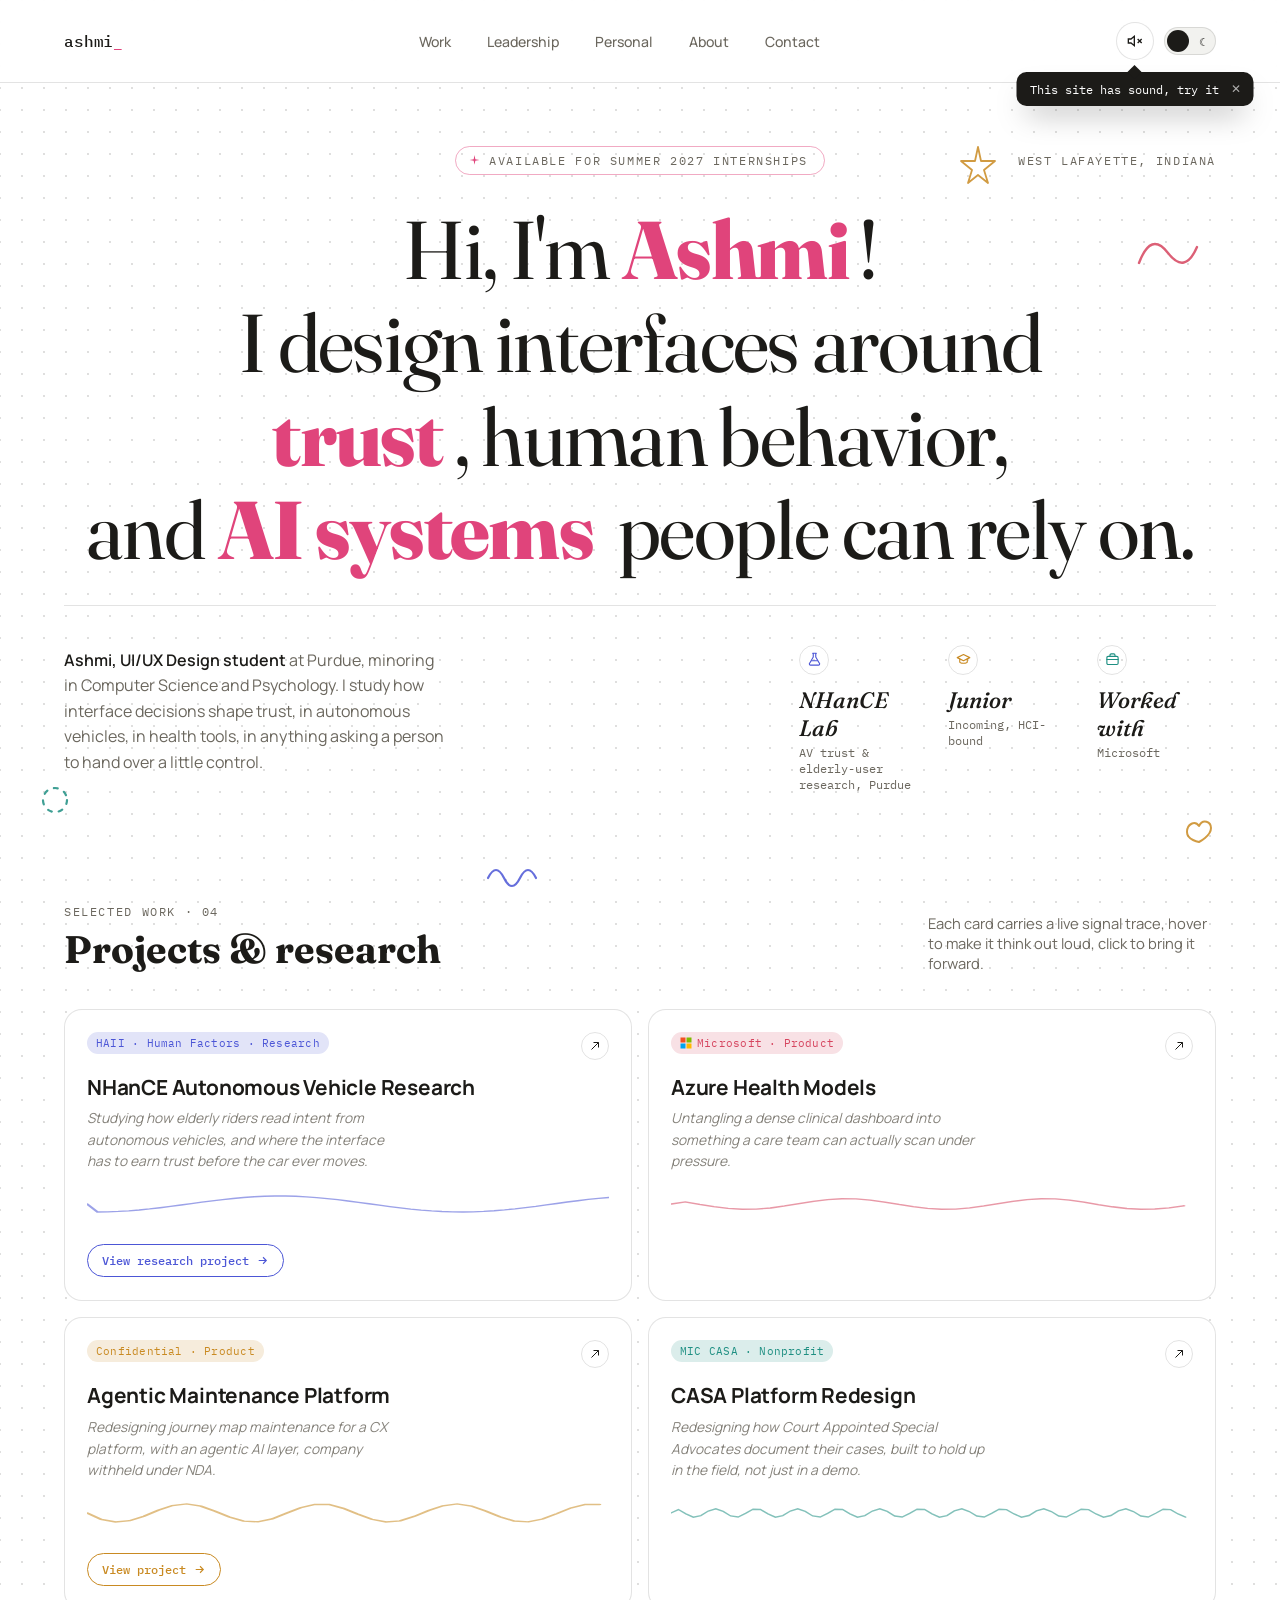
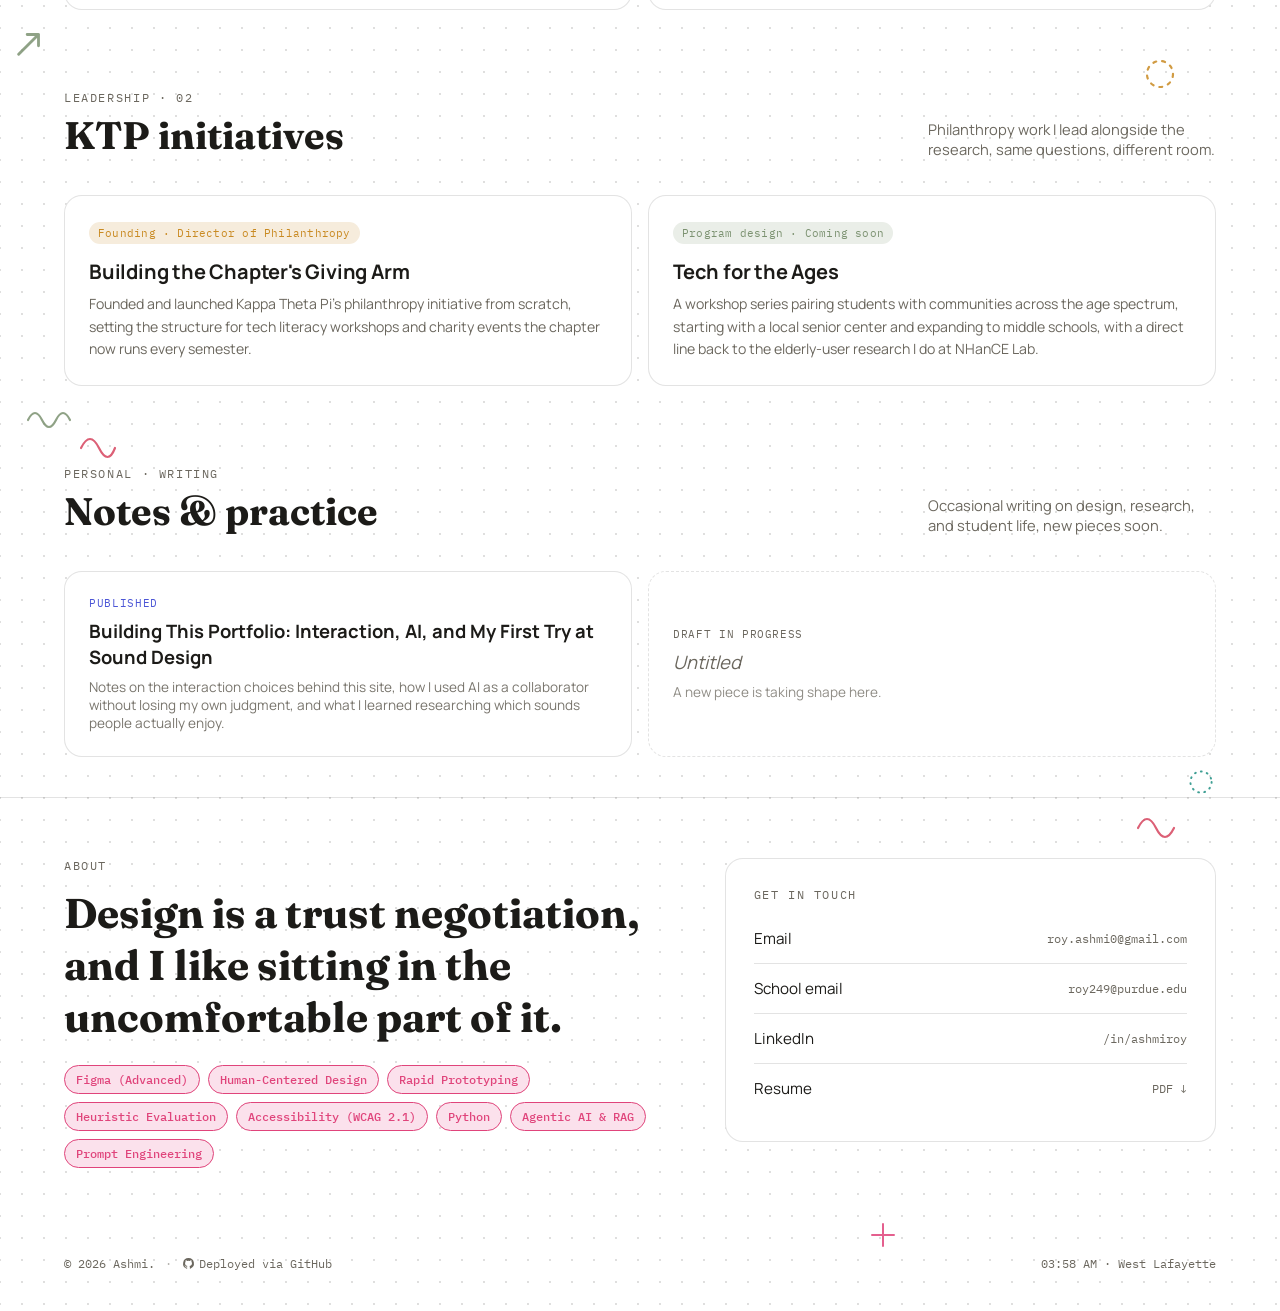
<file: index.html>
<!DOCTYPE html>
<html lang="en">
<head>
<meta charset="UTF-8">
<meta name="viewport" content="width=device-width, initial-scale=1.0">
<title>ashmi.design</title>
<link rel="stylesheet" href="assets/styles.css">
</head>
<body data-theme="light">
<script>
(function(){
  try{
    var saved = localStorage.getItem('theme');
    if(saved === 'dark'){ document.body.setAttribute('data-theme', 'dark'); }
  }catch(e){}
})();
</script>

<div id="pulse"></div>

<header>
  <div class="wordmark">ashmi<span class="cursor">_</span></div>
  <nav>
    <a href="#work" data-hover>Work</a>
    <a href="#leadership" data-hover>Leadership</a>
    <a href="#personal" data-hover>Personal</a>
    <a href="#about" data-hover>About</a>
    <a href="#contact" data-hover>Contact</a>
  </nav>
  <div class="controls">
    <div class="sound-btn-wrap">
      <button class="icon-btn" id="soundToggle" title="Toggle sound" aria-pressed="false">
        <svg id="soundIconOn" viewBox="0 0 24 24" fill="none" stroke="currentColor" stroke-width="2" style="display:none">
          <path d="M11 5 6 9H2v6h4l5 4V5Z"/><path d="M15.5 8.5a5 5 0 0 1 0 7"/><path d="M19 5a10 10 0 0 1 0 14"/>
        </svg>
        <svg id="soundIconOff" viewBox="0 0 24 24" fill="none" stroke="currentColor" stroke-width="2">
          <path d="M11 5 6 9H2v6h4l5 4V5Z"/><line x1="22" y1="9" x2="16" y2="15"/><line x1="16" y1="9" x2="22" y2="15"/>
        </svg>
      </button>
      <div class="sound-popup" id="soundPopup">
        This site has sound, try it
        <button id="soundPopupClose" aria-label="Dismiss">✕</button>
      </div>
    </div>
    <div class="switch" id="themeSwitch" role="button" aria-label="Toggle dark mode">
      <span class="glyph sun">☀</span><span class="glyph moon">☾</span>
      <div class="knob"></div>
    </div>
  </div>
</header>

<section class="hero" id="top">
  <svg class="scribble scribble-wave float-a" style="top:18%; right:6%; width:70px; height:70px;" viewBox="0 0 70 70">
    <path d="M6 40 Q18 8 35 30 T64 24" stroke="var(--c2)" stroke-width="2.4"/>
  </svg>
  <svg class="scribble scribble-confetti spin-slow" style="top:8%; right:22%; width:40px; height:40px;" viewBox="0 0 40 40">
    <path d="M20 2 L23 16 L37 16 L26 25 L30 38 L20 30 L10 38 L14 25 L3 16 L17 16 Z" stroke="var(--c3)" stroke-width="1.8"/>
  </svg>
  <svg class="scribble scribble-circle float-c" style="bottom:6%; left:3%; width:34px; height:34px;" viewBox="0 0 34 34">
    <circle cx="17" cy="17" r="12" stroke="var(--c4)" stroke-width="2.2" stroke-dasharray="4 7"/>
  </svg>
  <svg class="scribble scribble-heart float-b" style="bottom:2%; right:4%; width:46px; height:34px;" viewBox="0 0 46 34">
    <path d="M4 18c0-8 8-12 12-6 4-8 12-4 12 2 0 8-12 14-12 14S4 26 4 18Z" stroke="var(--c3)" stroke-width="2"/>
  </svg>
  <div class="hero-top">
    <div class="eyebrow availability">
      <span class="star-pulse"><svg viewBox="0 0 24 24" fill="var(--accent)"><path d="M12 2 L13.5 9.5 L21 11 L13.5 12.5 L12 20 L10.5 12.5 L3 11 L10.5 9.5 Z"/></svg></span>
      Available for Summer 2027 internships
    </div>
    <div class="eyebrow location">West Lafayette, Indiana</div>
  </div>

  <h1>
    <span class="line"><span style="animation-delay:.05s">Hi, I'm <em>Ashmi</em>!</span></span>
    <span class="line"><span style="animation-delay:.15s">I design interfaces around</span></span>
    <span class="line"><span style="animation-delay:.25s"><em>trust</em>, human behavior,</span></span>
    <span class="line"><span style="animation-delay:.35s">and <em>AI systems</em> people can rely on.</span></span>
  </h1>

  <div class="hero-bottom">
    <p class="hero-sub">
      <strong>Ashmi, UI/UX Design student</strong> at Purdue, minoring in Computer Science and Psychology.
      I study how interface decisions shape trust, in autonomous vehicles, in health tools, in anything
      asking a person to hand over a little control.
    </p>
    <div class="credentials">
      <div class="credential" style="--credential-accent: var(--c1);">
        <div class="credential-icon">
          <svg viewBox="0 0 24 24" fill="none" stroke="currentColor" stroke-width="1.8" stroke-linecap="round" stroke-linejoin="round">
            <path d="M9 2h6M10 2v6l-5.5 9.5A2 2 0 0 0 6.2 21h11.6a2 2 0 0 0 1.7-3.5L14 8V2"/>
            <path d="M7.5 14h9"/>
          </svg>
        </div>
        <b>NHanCE Lab</b>AV trust &amp; elderly-user research, Purdue
      </div>
      <div class="credential" style="--credential-accent: var(--c3);">
        <div class="credential-icon">
          <svg viewBox="0 0 24 24" fill="none" stroke="currentColor" stroke-width="1.8" stroke-linecap="round" stroke-linejoin="round">
            <path d="M2 9 12 4l10 5-10 5-10-5Z"/><path d="M6 11v5c0 1.1 2.7 2 6 2s6-.9 6-2v-5"/>
          </svg>
        </div>
        <b>Junior</b>Incoming, HCI-bound
      </div>
      <div class="credential" style="--credential-accent: var(--c4);">
        <div class="credential-icon">
          <svg viewBox="0 0 24 24" fill="none" stroke="currentColor" stroke-width="1.8" stroke-linecap="round" stroke-linejoin="round">
            <rect x="3" y="7" width="18" height="13" rx="2"/><path d="M8 7V5a2 2 0 0 1 2-2h4a2 2 0 0 1 2 2v2"/><path d="M3 12h18"/>
          </svg>
        </div>
        <b>Worked with</b>Microsoft
      </div>
    </div>
  </div>
</section>

<section id="work">
  <svg class="scribble scribble-wave float-b" style="top:-6px; left:38%; width:54px; height:30px;" viewBox="0 0 54 30">
    <path d="M2 20 Q10 4 18 20 T34 20 T50 20" stroke="var(--c1)" stroke-width="2.2"/>
  </svg>
  <svg class="scribble scribble-confetti spin-slow" style="top:4px; right:2%; width:28px; height:28px;" viewBox="0 0 24 24">
    <path d="M12 2 L13.2 10.2 L21 12 L13.2 13.8 L12 22 L10.8 13.8 L3 12 L10.8 10.2 Z" fill="var(--c2)"/>
  </svg>
  <svg class="scribble scribble-arrow float-c" style="bottom:-10px; left:1%; width:34px; height:34px;" viewBox="0 0 24 24">
    <path d="M4 20 L18 6M18 6H10M18 6V14" stroke="var(--sage)" stroke-width="2" fill="none" stroke-linecap="round" stroke-linejoin="round"/>
  </svg>
  <div class="section-head">
    <div>
      <div class="eyebrow">Selected work · 04</div>
      <h2>Projects &amp; research</h2>
    </div>
    <p>Each card carries a live signal trace, hover to make it think out loud, click to bring it forward.</p>
  </div>

  <div class="grid" id="grid">

    <article class="card" data-note="0" data-tag="research" style="--card-accent: var(--c1);">
      <div>
        <div class="card-top">
          <span class="tag">HAII · Human Factors · Research</span>
          <div class="arrow"><svg viewBox="0 0 24 24" fill="none" stroke-width="2"><path d="M5 19 19 5M9 5h10v10"/></svg></div>
        </div>
        <h3>NHanCE Autonomous Vehicle Research</h3>
        <p>Studying how elderly riders read intent from autonomous vehicles, and where the interface
        has to earn trust before the car ever moves.</p>
        <svg class="wave" viewBox="0 0 300 44" preserveAspectRatio="none"><path d="M0,22 Q15,4 30,22 T60,22 T90,22 T120,22 T150,22 T180,22 T210,22 T240,22 T270,22 T300,22"/></svg>
        <a class="case-study-link" href="projects/nhance.html">
          View research project
          <svg viewBox="0 0 24 24" width="13" height="13" fill="none" stroke="currentColor" stroke-width="2"><path d="M5 12h14M13 6l6 6-6 6"/></svg>
        </a>
      </div>
      <div class="card-detail">Undergraduate research assistantship building a real-time HMI to visualize AV
      behavior, alongside a literature review on human trust in automation and elderly user interaction.</div>
    </article>

    <article class="card" data-note="1" data-tag="product" style="--card-accent: var(--c2);">
      <div>
        <div class="card-top">
          <span class="tag">
            <svg width="12" height="12" viewBox="0 0 24 24" aria-hidden="true" style="flex-shrink:0;">
              <rect x="1" y="1" width="10" height="10" fill="#F25022"/>
              <rect x="13" y="1" width="10" height="10" fill="#7FBA00"/>
              <rect x="1" y="13" width="10" height="10" fill="#00A4EF"/>
              <rect x="13" y="13" width="10" height="10" fill="#FFB900"/>
            </svg>
            Microsoft · Product
          </span>
          <div class="arrow"><svg viewBox="0 0 24 24" fill="none" stroke-width="2"><path d="M5 19 19 5M9 5h10v10"/></svg></div>
        </div>
        <h3>Azure Health Models</h3>
        <p>Untangling a dense clinical dashboard into something a care team can actually scan under pressure.</p>
        <svg class="wave" viewBox="0 0 220 44" preserveAspectRatio="none"><path d="M0,30 Q10,6 20,30 T40,30 T60,30 T80,30 T100,30 T120,30 T140,30 T160,30 T180,30 T200,30 T220,30"/></svg>
      </div>
      <div class="card-detail">Evaluated and redesigned key screens in Azure Monitor Health Models
      (configuration, visualization, alerting), with a rebuilt prototype for a large-scale enterprise platform.</div>
    </article>

    <article class="card" data-note="2" data-tag="confidential" style="--card-accent: var(--c3);">
      <div>
        <div class="card-top">
          <span class="tag">Confidential · Product</span>
          <div class="arrow"><svg viewBox="0 0 24 24" fill="none" stroke-width="2"><path d="M5 19 19 5M9 5h10v10"/></svg></div>
        </div>
        <h3>Agentic Maintenance Platform</h3>
        <p>Redesigning journey map maintenance for a CX platform, with an agentic AI layer, company withheld under NDA.</p>
        <svg class="wave" viewBox="0 0 220 44" preserveAspectRatio="none"><path d="M0,26 Q10,10 20,26 T40,26 T60,26 T80,26 T100,26 T120,26 T140,26 T160,26 T180,26 T200,26 T220,26"/></svg>
        <a class="case-study-link" href="projects/agentic-ai.html">
          View project
          <svg viewBox="0 0 24 24" width="13" height="13" fill="none" stroke="currentColor" stroke-width="2"><path d="M5 12h14M13 6l6 6-6 6"/></svg>
        </a>
      </div>
      <div class="card-detail">Led end-to-end design of an AI-powered maintenance agent, from usability
      testing through a high-fidelity prototype that surfaces AI-generated insights teams can trust.</div>
    </article>

    <article class="card" data-note="3" data-tag="nonprofit" style="--card-accent: var(--c4);">
      <div>
        <div class="card-top">
          <span class="tag">MIC CASA · Nonprofit</span>
          <div class="arrow"><svg viewBox="0 0 24 24" fill="none" stroke-width="2"><path d="M5 19 19 5M9 5h10v10"/></svg></div>
        </div>
        <h3>CASA Platform Redesign</h3>
        <p>Redesigning how Court Appointed Special Advocates document their cases, built to hold up in the field, not just in a demo.</p>
        <svg class="wave" viewBox="0 0 500 44" preserveAspectRatio="none"><path d="M0,22 Q12,2 24,22 T48,22 T72,22 T96,22 T120,22 T144,22 T168,22 T192,22 T216,22 T240,22 T264,22 T288,22 T312,22 T336,22 T360,22 T384,22 T408,22 T432,22 T456,22 T480,22 T500,22"/></svg>
      </div>
      <div class="card-detail">Planned and facilitated usability tests for Court Appointed Special Advocates,
      then delivered a high-fidelity prototype for a report-writing workflow built to scale nationwide.</div>
    </article>

  </div>
</section>

<section id="leadership">
  <svg class="scribble scribble-circle float-c" style="top:6px; right:8%; width:36px; height:36px;" viewBox="0 0 36 36">
    <circle cx="18" cy="18" r="13" stroke="var(--c3)" stroke-width="2.2" stroke-dasharray="3 6"/>
  </svg>
  <svg class="scribble scribble-wave float-a" style="bottom:-4px; left:2%; width:50px; height:26px;" viewBox="0 0 50 26">
    <path d="M2 16 Q9 2 16 16 T30 16 T44 16" stroke="var(--sage)" stroke-width="2.2"/>
  </svg>
  <div class="section-head">
    <div>
      <div class="eyebrow">Leadership · 02</div>
      <h2>KTP initiatives</h2>
    </div>
    <p>Philanthropy work I lead alongside the research, same questions, different room.</p>
  </div>

  <div class="lead-grid">
    <article class="lead-card" style="--card-accent: var(--c3);">
      <span class="tag">Founding · Director of Philanthropy</span>
      <h3>Building the Chapter's Giving Arm</h3>
      <p>Founded and launched Kappa Theta Pi's philanthropy initiative from scratch, setting the structure
      for tech literacy workshops and charity events the chapter now runs every semester.</p>
    </article>
    <article class="lead-card" style="--card-accent: var(--sage);">
      <span class="tag">Program design · Coming soon</span>
      <h3>Tech for the Ages</h3>
      <p>A workshop series pairing students with communities across the age spectrum, starting with a
      local senior center and expanding to middle schools, with a direct line back to the elderly-user
      research I do at NHanCE Lab.</p>
    </article>
  </div>
</section>

<section id="personal">
  <svg class="scribble scribble-wave float-a" style="top:2px; left:6%; width:40px; height:40px;" viewBox="0 0 40 40">
    <path d="M4 20 Q13 2 22 20 T38 20" stroke="var(--c2)" stroke-width="2.2"/>
  </svg>
  <svg class="scribble scribble-circle spin-slow" style="bottom:0; right:5%; width:30px; height:30px;" viewBox="0 0 34 34">
    <circle cx="17" cy="17" r="12" stroke="var(--c4)" stroke-width="2.2" stroke-dasharray="1 6" stroke-linecap="round"/>
  </svg>
  <div class="section-head">
    <div>
      <div class="eyebrow">Personal · writing</div>
      <h2>Notes &amp; practice</h2>
    </div>
    <p>Occasional writing on design, research, and student life, new pieces soon.</p>
  </div>

  <div class="lead-grid">
    <article class="article-card published" style="--card-accent: var(--c1); transition: transform .4s var(--ease), border-color .35s, box-shadow .4s var(--ease), background .35s;">
      <span class="article-status">Published</span>
      <h3>Building This Portfolio: Interaction, AI, and My First Try at Sound Design</h3>
      <p>Notes on the interaction choices behind this site, how I used AI as a collaborator without losing
      my own judgment, and what I learned researching which sounds people actually enjoy.</p>
    </article>
    <article class="article-card">
      <span class="article-status">Draft in progress</span>
      <h3>Untitled</h3>
      <p>A new piece is taking shape here.</p>
    </article>
  </div>
</section>

<section class="about" id="about">
  <svg class="scribble scribble-wave float-a" style="top:8px; right:8%; width:44px; height:44px;" viewBox="0 0 44 44">
    <path d="M4 22 Q13 4 22 22 T40 22" stroke="var(--c2)" stroke-width="2.2"/>
  </svg>
  <svg class="scribble scribble-confetti spin-slow" style="top:40%; left:2%; width:24px; height:24px;" viewBox="0 0 24 24">
    <path d="M12 2 L13.2 10.2 L21 12 L13.2 13.8 L12 22 L10.8 13.8 L3 12 L10.8 10.2 Z" fill="var(--c3)"/>
  </svg>
  <div>
    <div class="eyebrow">About</div>
    <h2>Design is a trust negotiation, and I like sitting in the uncomfortable part of it.</h2>
    <div class="toollist">
      <span>Figma (Advanced)</span><span>Human-Centered Design</span><span>Rapid Prototyping</span>
      <span>Heuristic Evaluation</span><span>Accessibility (WCAG 2.1)</span><span>Python</span>
      <span class="ai">Agentic AI &amp; RAG</span><span class="ai">Prompt Engineering</span>
    </div>
  </div>
  <div class="contact-card" id="contact">
    <div class="eyebrow">Get in touch</div>
    <a class="contact-link" href="mailto:roy.ashmi0@gmail.com" data-hover><span>Email</span><span class="small">roy.ashmi0@gmail.com</span></a>
    <a class="contact-link" href="mailto:roy249@purdue.edu" data-hover><span>School email</span><span class="small">roy249@purdue.edu</span></a>
    <a class="contact-link" href="https://www.linkedin.com/in/ashmiroy/" target="_blank" rel="noopener" data-hover><span>LinkedIn</span><span class="small">/in/ashmiroy</span></a>
    <a class="contact-link" href="AshmiR_Resume.pdf" target="_blank" rel="noopener" data-hover><span>Resume</span><span class="small">PDF ↓</span></a>
  </div>
</section>

<footer>
  <svg class="scribble scribble-plus float-a" style="top:-6px; right:30%; width:26px; height:26px;" viewBox="0 0 26 26">
    <path d="M13 2 L13 24 M2 13 L24 13" stroke="var(--accent)" stroke-width="2" stroke-linecap="round"/>
  </svg>
  <div class="footer-left">
    <span>© 2026 Ashmi.</span>
    <span class="footer-sep">·</span>
    <span class="footer-deploy">
      <svg viewBox="0 0 24 24" fill="currentColor" width="13" height="13" style="vertical-align:-2px; margin-right:4px;">
        <path d="M12 2a10 10 0 0 0-3.16 19.49c.5.09.68-.22.68-.48v-1.7c-2.78.6-3.37-1.34-3.37-1.34-.46-1.16-1.11-1.47-1.11-1.47-.91-.62.07-.6.07-.6 1 .07 1.53 1.03 1.53 1.03.9 1.53 2.36 1.09 2.94.83.09-.65.35-1.09.63-1.34-2.22-.25-4.56-1.11-4.56-4.94 0-1.09.39-1.98 1.03-2.68-.1-.25-.45-1.27.1-2.65 0 0 .84-.27 2.75 1.02a9.5 9.5 0 0 1 5 0c1.91-1.3 2.75-1.02 2.75-1.02.55 1.38.2 2.4.1 2.65.64.7 1.03 1.59 1.03 2.68 0 3.84-2.34 4.68-4.57 4.93.36.31.68.92.68 1.85v2.74c0 .26.18.58.69.48A10 10 0 0 0 12 2Z"/>
      </svg>Deployed via GitHub
    </span>
  </div>
  <span id="clock"></span>
</footer>

<script src="assets/script.js"></script>

</body>
</html>
</file>
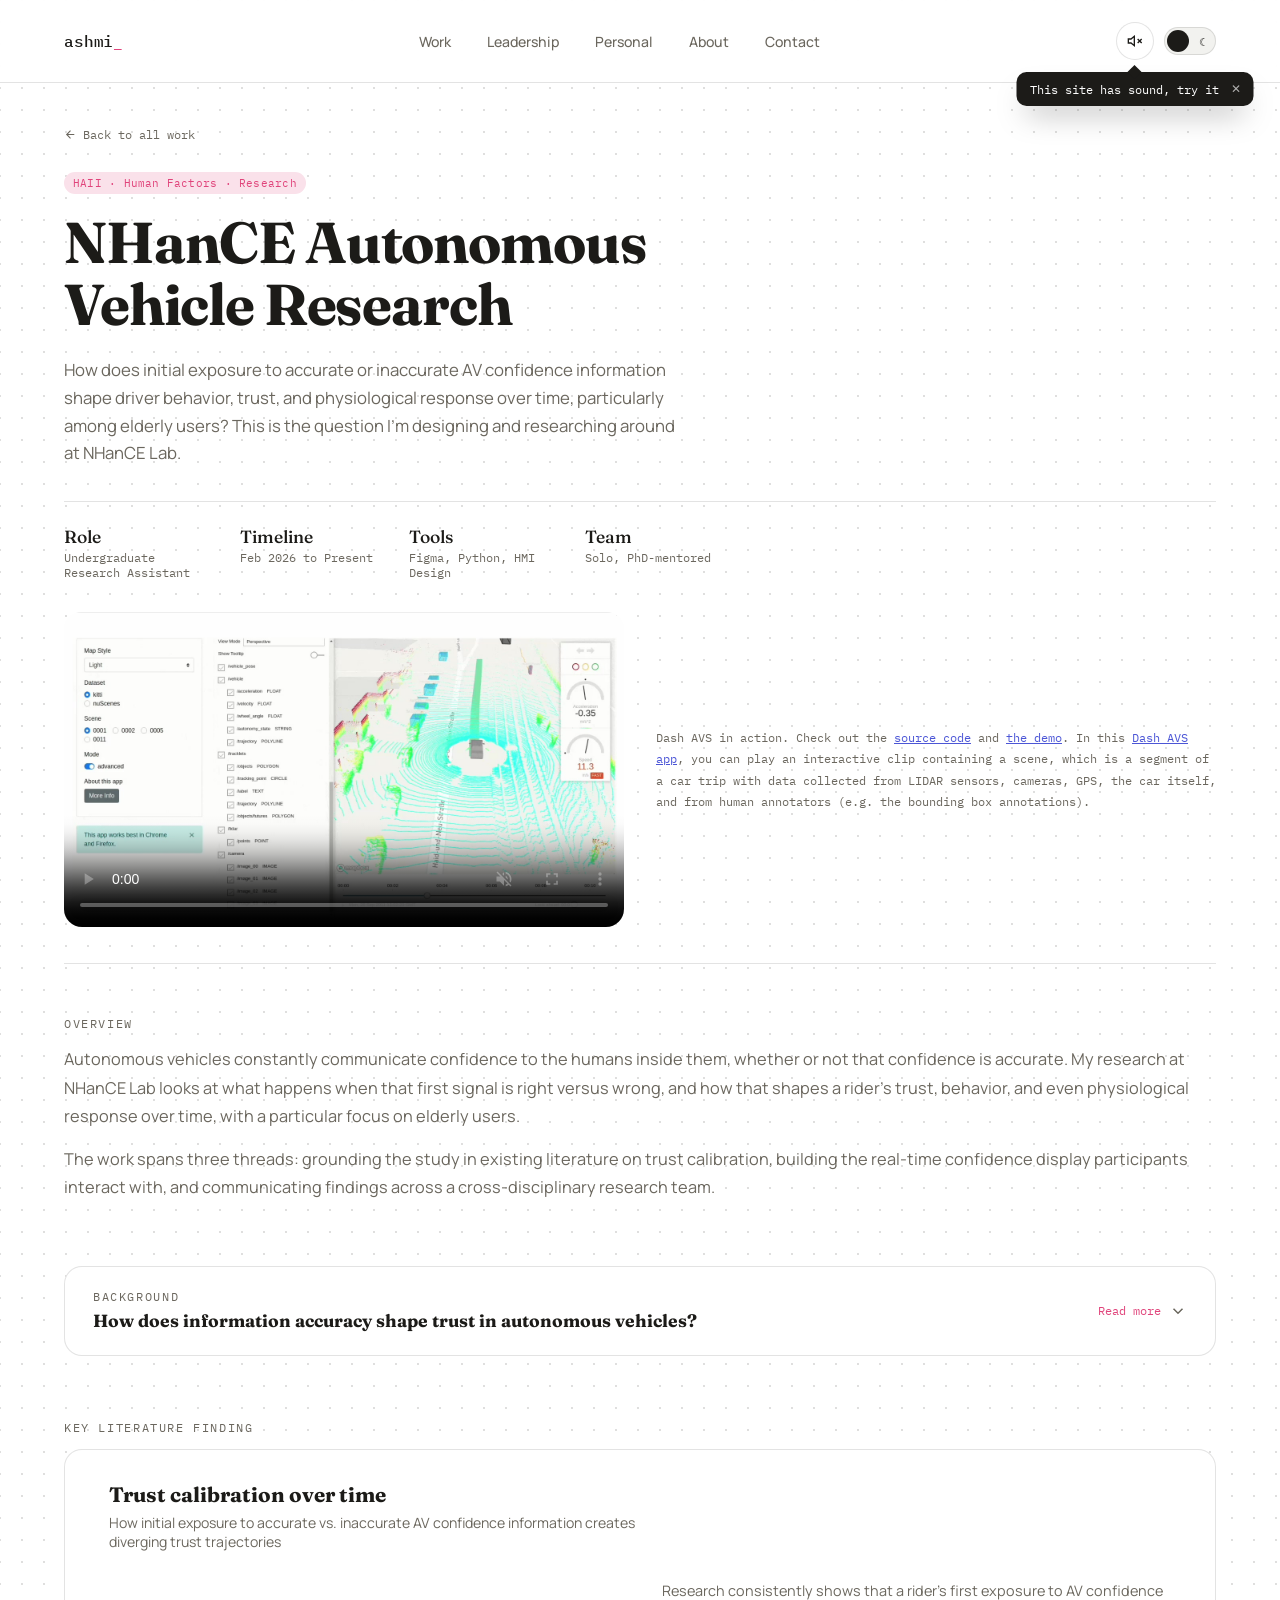
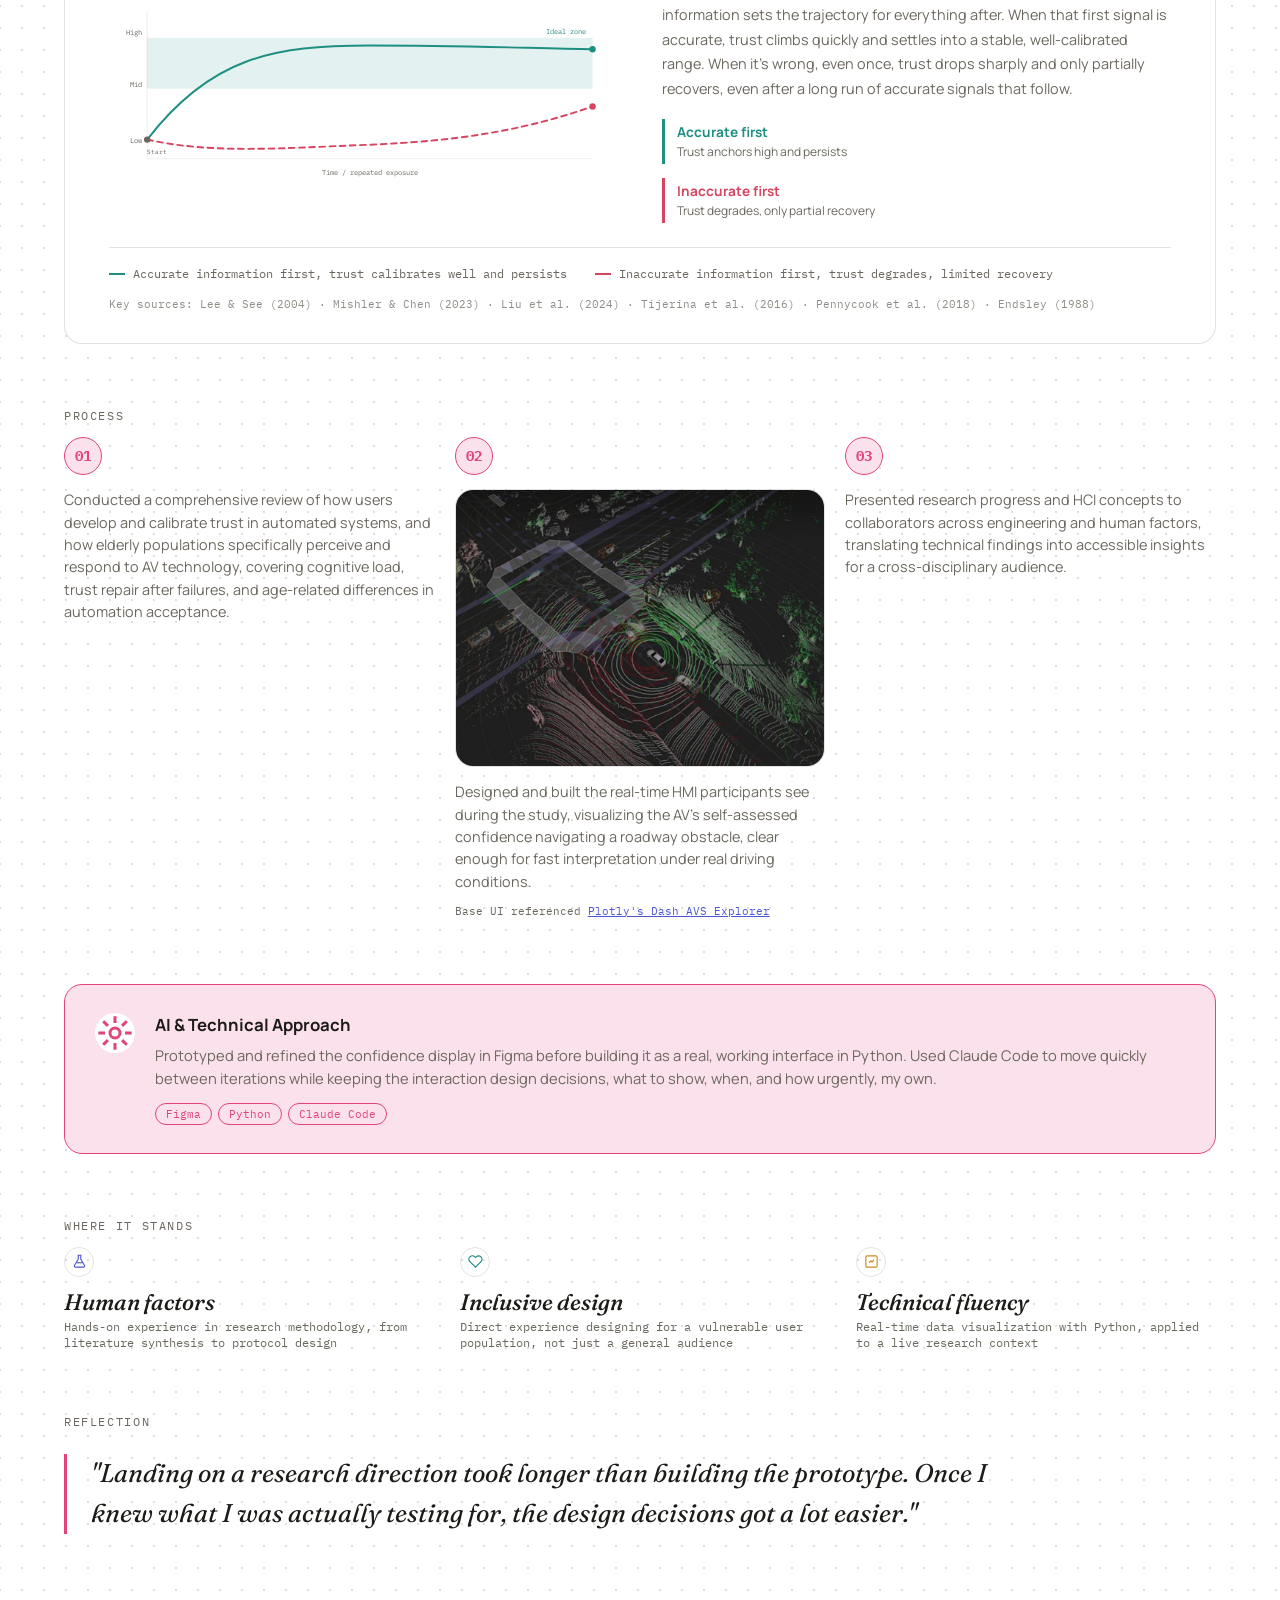
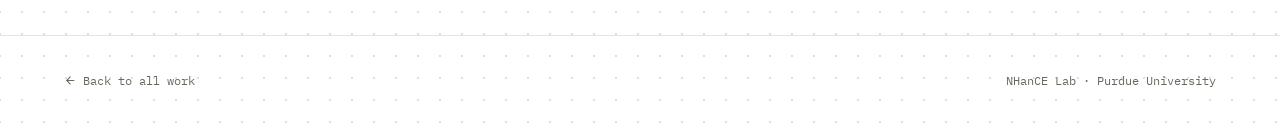
<file: projects/nhance.html>
<!DOCTYPE html>
<html lang="en">
<head>
<meta charset="UTF-8">
<meta name="viewport" content="width=device-width, initial-scale=1.0">
<title>NHanCE Autonomous Vehicle Research · ashmi.design</title>
<link rel="stylesheet" href="../assets/styles.css">
</head>
<body data-theme="light">
<script>
(function(){
  try{
    var saved = localStorage.getItem('theme');
    if(saved === 'dark'){ document.body.setAttribute('data-theme', 'dark'); }
  }catch(e){}
})();
</script>

<div id="pulse"></div>

<header>
  <a class="wordmark" href="../index.html" style="text-decoration:none; color:var(--ink);">ashmi<span class="cursor">_</span></a>
  <nav>
    <a href="../index.html#work" data-hover>Work</a>
    <a href="../index.html#leadership" data-hover>Leadership</a>
    <a href="../index.html#personal" data-hover>Personal</a>
    <a href="../index.html#about" data-hover>About</a>
    <a href="../index.html#contact" data-hover>Contact</a>
  </nav>
  <div class="controls">
    <div class="sound-btn-wrap">
      <button class="icon-btn" id="soundToggle" title="Toggle sound" aria-pressed="false">
        <svg id="soundIconOn" viewBox="0 0 24 24" fill="none" stroke="currentColor" stroke-width="2" style="display:none">
          <path d="M11 5 6 9H2v6h4l5 4V5Z"/><path d="M15.5 8.5a5 5 0 0 1 0 7"/><path d="M19 5a10 10 0 0 1 0 14"/>
        </svg>
        <svg id="soundIconOff" viewBox="0 0 24 24" fill="none" stroke="currentColor" stroke-width="2">
          <path d="M11 5 6 9H2v6h4l5 4V5Z"/><line x1="22" y1="9" x2="16" y2="15"/><line x1="16" y1="9" x2="22" y2="15"/>
        </svg>
      </button>
      <div class="sound-popup" id="soundPopup">
        This site has sound, try it
        <button id="soundPopupClose" aria-label="Dismiss">✕</button>
      </div>
    </div>
    <div class="switch" id="themeSwitch" role="button" aria-label="Toggle dark mode">
      <span class="glyph sun">☀</span><span class="glyph moon">☾</span>
      <div class="knob"></div>
    </div>
  </div>
</header>

<section class="cs-hero">
  <a class="cs-back" href="../index.html#work">
    <svg viewBox="0 0 24 24" fill="none" stroke="currentColor" stroke-width="2"><path d="M19 12H5M12 19l-7-7 7-7"/></svg>
    Back to all work
  </a>
  <span class="tag">HAII · Human Factors · Research</span>
  <h1 class="cs-title" style="text-align:left; margin-left:0;">NHanCE Autonomous Vehicle Research</h1>
  <p class="cs-subtitle">How does initial exposure to accurate or inaccurate AV confidence information
  shape driver behavior, trust, and physiological response over time, particularly among elderly users?
  This is the question I'm designing and researching around at NHanCE Lab.</p>

  <div class="cs-meta">
    <div class="cs-meta-item"><b>Role</b>Undergraduate Research Assistant</div>
    <div class="cs-meta-item"><b>Timeline</b>Feb 2026 to Present</div>
    <div class="cs-meta-item"><b>Tools</b>Figma, Python, HMI Design</div>
    <div class="cs-meta-item"><b>Team</b>Solo, PhD-mentored</div>
  </div>
</section>

<div class="cs-chart-grid" style="display:grid; gap:32px; align-items:center; margin:0 clamp(20px,5vw,64px) 44px; padding-bottom:36px; border-bottom:1px solid var(--line);">
  <div class="cs-hero-image" style="aspect-ratio:16/9; border-radius:var(--radius); overflow:hidden; background:#000; margin:0;">
    <video
      style="width:100%; height:100%; object-fit:cover; display:block;"
      src="../assets/video/nhance-dashboard-demo.mp4"
      poster="../assets/img/nhance-dashboard-poster.jpg"
      controls muted playsinline preload="metadata">
    </video>
  </div>
  <p style="font-family:'IBM Plex Mono', monospace; font-size:.78rem; color:var(--ink-soft); line-height:1.7; margin:0;">
    Dash AVS in action. Check out the
    <a href="https://github.com/plotly/dash-sample-apps/blob/master/apps/dash-avs-explorer/app.py" target="_blank" rel="noopener" style="color:var(--c1);">source code</a>
    and
    <a href="http://dash-gallery.plotly.host/dash-avs-explorer" target="_blank" rel="noopener" style="color:var(--c1);">the demo</a>.
    In this
    <a href="http://dash-gallery.plotly.host/dash-avs-explorer" target="_blank" rel="noopener" style="color:var(--c1);">Dash AVS app</a>,
    you can play an interactive clip containing a scene, which is a segment of a car trip with data
    collected from LIDAR sensors, cameras, GPS, the car itself, and from human annotators (e.g. the
    bounding box annotations).
  </p>
</div>

<section class="cs-section cs-overview">
  <div class="cs-section-label">Overview</div>
  <p>Autonomous vehicles constantly communicate confidence to the humans inside them, whether or not
  that confidence is accurate. My research at NHanCE Lab looks at what happens when that first signal
  is right versus wrong, and how that shapes a rider's trust, behavior, and even physiological response
  over time, with a particular focus on elderly users.</p>
  <p>The work spans three threads: grounding the study in existing literature on trust calibration,
  building the real-time confidence display participants interact with, and communicating findings
  across a cross-disciplinary research team.</p>
</section>

<section class="cs-section">
  <details class="cs-collapse">
    <summary>
      <div>
        <div class="cs-section-label" style="margin-bottom:6px;">Background</div>
        <div class="cs-collapse-title">How does information accuracy shape trust in autonomous vehicles?</div>
      </div>
      <div class="cs-collapse-toggle">
        <span class="label-closed">Read more</span>
        <span class="label-open">Read less</span>
        <svg class="chevron" viewBox="0 0 24 24" width="18" height="18" fill="none" stroke="currentColor" stroke-width="2"><path d="M6 9l6 6 6-6"/></svg>
      </div>
    </summary>
    <div class="cs-collapse-body">
      <p>Autonomous vehicles are classified by the Society of Automotive Engineers into six levels of
      automation. At SAE Level 3, a vehicle can handle most driving tasks on its own, steering, braking,
      monitoring the environment, but it is not fully autonomous. It still requires a human driver to be
      available and ready to take control when the system reaches its limits, like navigating unexpected
      road conditions or complex intersections. Think of it as a co-pilot that does most of the work but
      can hand the controls back to you at any moment.</p>
      <p>To help drivers know when to step in, Level 3 AVs display real-time confidence information
      through in-vehicle human-machine interfaces, essentially showing how certain the system is about
      handling a given situation. The problem is that this confidence display is not always accurate.
      Sensors fail, systems misjudge conditions, and when drivers repeatedly encounter information that
      does not match reality, they form cognitive biases that shape whether they trust the system, and
      when they decide to take over.</p>
    </div>
  </details>
</section>

<section class="cs-section">
  <div class="cs-section-label">Key literature finding</div>
  <div style="border:1px solid var(--line); border-radius:var(--radius); background:var(--surface); padding:32px clamp(20px,4vw,44px);">
    <h3 style="font-family:'Fraunces', serif; font-weight:700; font-size:1.3rem; margin:0 0 6px;">Trust calibration over time</h3>
    <p style="color:var(--ink-soft); font-size:.88rem; margin:0 0 28px; max-width:60ch;">How initial exposure to accurate vs. inaccurate AV confidence information creates diverging trust trajectories</p>

    <div class="cs-chart-grid" style="display:grid; gap:44px; align-items:center;">
      <svg viewBox="0 0 800 300" style="width:100%; height:auto; display:block;" role="img" aria-label="Line chart showing trust rising and plateauing when initial AV confidence information is accurate, versus dropping and only partially recovering when it is inaccurate">
        <rect x="60" y="50" width="700" height="80" fill="var(--c4)" opacity="0.12"></rect>
        <text x="750" y="44" text-anchor="end" font-family="IBM Plex Mono, monospace" font-size="11" fill="var(--c4)">Ideal zone</text>

        <line x1="60" y1="10" x2="60" y2="240" stroke="var(--line)" stroke-width="1"></line>
        <line x1="60" y1="240" x2="760" y2="240" stroke="var(--line)" stroke-width="1"></line>
        <text x="52" y="45" text-anchor="end" font-family="IBM Plex Mono, monospace" font-size="11" fill="var(--ink-soft)">High</text>
        <text x="52" y="128" text-anchor="end" font-family="IBM Plex Mono, monospace" font-size="11" fill="var(--ink-soft)">Mid</text>
        <text x="52" y="215" text-anchor="end" font-family="IBM Plex Mono, monospace" font-size="11" fill="var(--ink-soft)">Low</text>
        <text x="410" y="266" text-anchor="middle" font-family="IBM Plex Mono, monospace" font-size="11" fill="var(--ink-soft)">Time / repeated exposure</text>

        <path d="M60,210 C160,80 260,62 410,62 C550,62 650,66 760,68" fill="none" stroke="var(--c4)" stroke-width="3" stroke-linecap="round"></path>
        <circle cx="760" cy="68" r="5" fill="var(--c4)"></circle>

        <path d="M60,210 C160,232 260,224 410,218 C550,212 650,196 760,158" fill="none" stroke="var(--c2)" stroke-width="3" stroke-linecap="round" stroke-dasharray="9 7"></path>
        <circle cx="760" cy="158" r="5" fill="var(--c2)"></circle>

        <circle cx="60" cy="210" r="5" fill="var(--ink-soft)"></circle>
        <text x="60" y="232" text-anchor="start" font-family="IBM Plex Mono, monospace" font-size="10" fill="var(--ink-soft)">Start</text>
      </svg>

      <div>
        <p style="color:var(--ink-soft); font-size:.9rem; line-height:1.7; margin:0 0 18px;">
          Research consistently shows that a rider's first exposure to AV confidence information sets
          the trajectory for everything after. When that first signal is accurate, trust climbs quickly
          and settles into a stable, well-calibrated range. When it's wrong, even once, trust drops
          sharply and only partially recovers, even after a long run of accurate signals that follow.
        </p>
        <div style="display:flex; flex-direction:column; gap:14px;">
          <div style="border-left:3px solid var(--c4); padding:4px 0 4px 12px;">
            <div style="font-family:'Manrope', sans-serif; font-weight:700; font-size:.85rem; color:var(--c4);">Accurate first</div>
            <div style="font-family:'Manrope', sans-serif; font-size:.75rem; color:var(--ink-soft); margin-top:2px;">Trust anchors high and persists</div>
          </div>
          <div style="border-left:3px solid var(--c2); padding:4px 0 4px 12px;">
            <div style="font-family:'Manrope', sans-serif; font-weight:700; font-size:.85rem; color:var(--c2);">Inaccurate first</div>
            <div style="font-family:'Manrope', sans-serif; font-size:.75rem; color:var(--ink-soft); margin-top:2px;">Trust degrades, only partial recovery</div>
          </div>
        </div>
      </div>
    </div>

    <div style="display:flex; gap:28px; flex-wrap:wrap; margin-top:24px; padding-top:18px; border-top:1px solid var(--line);">
      <div style="display:flex; align-items:center; gap:8px; font-family:'IBM Plex Mono', monospace; font-size:.74rem; color:var(--ink-soft);">
        <span style="width:16px; height:2px; background:var(--c4); display:inline-block;"></span>
        Accurate information first, trust calibrates well and persists
      </div>
      <div style="display:flex; align-items:center; gap:8px; font-family:'IBM Plex Mono', monospace; font-size:.74rem; color:var(--ink-soft);">
        <span style="width:16px; height:2px; background:var(--c2); display:inline-block; background-image:linear-gradient(90deg, var(--c2) 60%, transparent 40%); background-size:6px 2px;"></span>
        Inaccurate information first, trust degrades, limited recovery
      </div>
    </div>
    <p style="font-family:'IBM Plex Mono', monospace; font-size:.66rem; color:var(--ink-soft); margin:16px 0 0; opacity:.75;">
      Key sources: Lee &amp; See (2004) · Mishler &amp; Chen (2023) · Liu et al. (2024) · Tijerina et al. (2016) · Pennycook et al. (2018) · Endsley (1988)
    </p>
  </div>
</section>

<section class="cs-section">
  <div class="cs-section-label">Process</div>
  <div class="cs-process-grid cs-process-3col">
    <div class="cs-step">
      <div class="cs-step-num" style="width:38px; height:38px; font-size:.88rem; font-weight:700; color:var(--accent); border:1.5px solid var(--accent); background:var(--accent-soft);">01</div>
      <p>Conducted a comprehensive review of how users develop and calibrate trust in automated
      systems, and how elderly populations specifically perceive and respond to AV technology, covering
      cognitive load, trust repair after failures, and age-related differences in automation acceptance.</p>
    </div>
    <div class="cs-step">
      <div class="cs-step-num" style="width:38px; height:38px; font-size:.88rem; font-weight:700; color:var(--accent); border:1.5px solid var(--accent); background:var(--accent-soft);">02</div>
      <div style="border-radius:var(--radius); overflow:hidden; aspect-ratio:4/3; border:1px solid var(--line);">
        <img src="../assets/img/lyft-dash-avs-reference.jpg" alt="Plotly Dash AVS Explorer, an open-source LIDAR and sensor visualization tool used as a base UI reference" style="width:100%; height:100%; object-fit:cover; display:block;">
      </div>
      <p>Designed and built the real-time HMI participants see during the study, visualizing the AV's
      self-assessed confidence navigating a roadway obstacle, clear enough for fast interpretation
      under real driving conditions.</p>
      <p style="font-family:'IBM Plex Mono', monospace; font-size:.68rem; color:var(--ink-soft); margin-top:-4px;">
        Base UI referenced <a href="https://medium.com/plotly/the-history-of-autonomous-vehicle-datasets-and-3-open-source-python-apps-for-visualizing-them-afee9d13f58a" target="_blank" rel="noopener" style="color:var(--c1);">Plotly's Dash AVS Explorer</a>
      </p>
    </div>
    <div class="cs-step">
      <div class="cs-step-num" style="width:38px; height:38px; font-size:.88rem; font-weight:700; color:var(--accent); border:1.5px solid var(--accent); background:var(--accent-soft);">03</div>
      <p>Presented research progress and HCI concepts to collaborators across engineering and human
      factors, translating technical findings into accessible insights for a cross-disciplinary
      audience.</p>
    </div>
  </div>
</section>

<section class="cs-section">
  <div class="cs-ai-callout">
    <div class="icon">
      <svg viewBox="0 0 24 24" fill="none" stroke="currentColor" stroke-width="1.8"><path d="M12 2v4M12 18v4M4.93 4.93l2.83 2.83M16.24 16.24l2.83 2.83M2 12h4M18 12h4M4.93 19.07l2.83-2.83M16.24 7.76l2.83-2.83"/><circle cx="12" cy="12" r="3"/></svg>
    </div>
    <div>
      <h3>AI & Technical Approach</h3>
      <p>Prototyped and refined the confidence display in Figma before building it as a real, working
      interface in Python. Used Claude Code to move quickly between iterations while keeping the
      interaction design decisions, what to show, when, and how urgently, my own.</p>
      <div class="ai-tags">
        <span>Figma</span>
        <span>Python</span>
        <span>Claude Code</span>
      </div>
    </div>
  </div>
</section>

<section class="cs-section">
  <div class="cs-section-label">Where it stands</div>
  <div class="cs-outcome-grid">
    <div class="credential" style="--credential-accent: var(--c1);">
      <div class="credential-icon">
        <svg viewBox="0 0 24 24" fill="none" stroke="currentColor" stroke-width="1.8"><path d="M9 2h6M10 2v6l-5.5 9.5A2 2 0 0 0 6.2 21h11.6a2 2 0 0 0 1.7-3.5L14 8V2"/><path d="M7.5 14h9"/></svg>
      </div>
      <b>Human factors</b>Hands-on experience in research methodology, from literature synthesis to protocol design
    </div>
    <div class="credential" style="--credential-accent: var(--c4);">
      <div class="credential-icon">
        <svg viewBox="0 0 24 24" fill="none" stroke="currentColor" stroke-width="1.8"><path d="M20.8 4.6a5.5 5.5 0 0 0-7.8 0L12 5.6l-1-1a5.5 5.5 0 1 0-7.8 7.8l1 1L12 21l7.8-7.6 1-1a5.5 5.5 0 0 0 0-7.8Z"/></svg>
      </div>
      <b>Inclusive design</b>Direct experience designing for a vulnerable user population, not just a general audience
    </div>
    <div class="credential" style="--credential-accent: var(--c3);">
      <div class="credential-icon">
        <svg viewBox="0 0 24 24" fill="none" stroke="currentColor" stroke-width="1.8"><rect x="3" y="3" width="18" height="18" rx="2"/><path d="M8 14l3-3 2 2 3-4"/></svg>
      </div>
      <b>Technical fluency</b>Real-time data visualization with Python, applied to a live research context
    </div>
  </div>
</section>

<section class="cs-section">
  <div class="cs-section-label">Reflection</div>
  <p class="cs-reflection">"Landing on a research direction took longer than building the prototype.
  Once I knew what I was actually testing for, the design decisions got a lot easier."</p>
</section>

<div class="cs-footer-nav">
  <a href="../index.html#work">
    <svg viewBox="0 0 24 24" width="13" height="13" fill="none" stroke="currentColor" stroke-width="2"><path d="M19 12H5M12 19l-7-7 7-7"/></svg>
    Back to all work
  </a>
  <span style="font-family:'IBM Plex Mono', monospace; font-size:.75rem; color:var(--ink-soft);">NHanCE Lab · Purdue University</span>
</div>

<script src="../assets/script.js"></script>
<script>
const bgCollapse = document.querySelector('.cs-collapse');
if(bgCollapse){
  bgCollapse.addEventListener('toggle', ()=>{
    if(bgCollapse.open){
      tone(392.00, 0.18, 'sine', 0.045, 0, { glide:true });
      tone(523.25, 0.22, 'sine', 0.035, 0.07);
    } else {
      tone(349.23, 0.18, 'sine', 0.04, 0);
    }
  });
}
document.querySelectorAll('.cs-back, .cs-footer-nav a').forEach(link=>{
  link.addEventListener('click', ()=> tone(329.63, 0.16, 'sine', 0.035, 0, { glide:true }));
});
</script>
</body>
</html>
</file>
<file: assets/styles.css>
@import url('https://fonts.googleapis.com/css2?family=Fraunces:ital,wght@0,300;0,400;0,500;0,700;0,800;1,400&family=Manrope:wght@400;500;600;700;800&family=IBM+Plex+Mono:wght@400;500&display=swap');

  :root{
    --bg: #FFFFFF;
    --surface: #FFFFFF;
    --surface-2: #F2F2EF;
    --ink: #1C1B18;
    --ink-soft: #6B675E;
    --line: rgba(28,27,24,0.12);
    --accent: #E0447B;
    --accent-soft: #FBE1EC;
    --sage: #7C9271;
    --dot: rgba(28,27,24,0.14);
    --radius: 18px;
    --ease: cubic-bezier(.16,.84,.44,1);
    --c1: #4C56D6;
    --c2: #D6455F;
    --c3: #C98A22;
    --c4: #1E8F82;
  }
  [data-theme="dark"]{
    --bg: #111217;
    --surface: #191B21;
    --surface-2: #20222A;
    --ink: #ECE9DF;
    --ink-soft: #9B968A;
    --line: rgba(236,233,223,0.12);
    --accent: #FF7FB0;
    --accent-soft: #3A2432;
    --sage: #9BB58C;
    --dot: rgba(236,233,223,0.14);
    --c1: #8C97FF;
    --c2: #FF8DA1;
    --c3: #F0B840;
    --c4: #52D9C6;
  }

  *{ box-sizing:border-box; }
  html{ scroll-behavior:smooth; }
  body{
    margin:0;
    background-color:var(--bg);
    background-image: radial-gradient(circle, var(--dot) 1px, transparent 1px);
    background-size: 22px 22px;
    background-position: -11px -11px;
    color:var(--ink);
    font-family:'Manrope', sans-serif;
    transition: background-color .5s var(--ease), color .5s var(--ease);
    overflow-x:hidden;
    cursor:default;
  }
  ::selection{ background:var(--accent); color:var(--bg); }

  .eyebrow{
    font-family:'IBM Plex Mono', monospace;
    font-size:.72rem;
    letter-spacing:.14em;
    text-transform:uppercase;
    color:var(--ink-soft);
  }

  /* ---------- cursor pulse ---------- */
  #pulse{
    position:fixed; top:0; left:0; width:26px; height:26px;
    border-radius:50%;
    border:1.5px solid var(--accent);
    pointer-events:none;
    transform:translate(-50%,-50%);
    z-index:999;
    transition: width .25s var(--ease), height .25s var(--ease), opacity .3s, border-color .5s;
    opacity:0;
  }
  #pulse.show{ opacity:.9; }
  #pulse.big{ width:64px; height:64px; }
  #pulse::after{
    content:'';
    position:absolute; inset:8px;
    border-radius:50%;
    background:var(--accent);
    opacity:.15;
    transition: opacity .3s var(--ease), inset .3s var(--ease);
  }
  #pulse.big::after{ opacity:.4; inset:22px; }

  /* ---------- header ---------- */
  header{
    position:sticky; top:0; z-index:50;
    display:flex; align-items:center; justify-content:space-between;
    padding: 22px clamp(20px,5vw,64px);
    backdrop-filter: blur(10px);
    background: color-mix(in srgb, var(--bg) 92%, transparent);
    border-bottom: 1px solid var(--line);
  }
  .wordmark{
    font-family:'IBM Plex Mono', monospace;
    font-weight:500;
    font-size:1rem;
    letter-spacing:-.01em;
  }
  .wordmark .cursor{
    color:var(--accent);
    animation: blink 1.1s steps(1) infinite;
  }
  @keyframes blink{ 50%{ opacity:0; } }

  nav{ display:flex; gap:clamp(18px,3vw,36px); align-items:center; }
  nav a{
    color:var(--ink-soft); text-decoration:none; font-size:.88rem; font-weight:500;
    position:relative; padding:4px 0;
  }
  nav a::after{
    content:''; position:absolute; left:0; bottom:0; width:0; height:1px;
    background:var(--ink); transition:width .35s var(--ease);
  }
  nav a:hover{ color:var(--ink); }
  nav a:hover::after{ width:100%; }

  .controls{ display:flex; align-items:center; gap:10px; }
  .sound-btn-wrap{ position:relative; display:flex; }

  .sound-popup{
    position:absolute; top:calc(100% + 12px); left:50%; transform:translate(-50%,-6px);
    background:var(--ink); color:var(--bg);
    padding:9px 10px 9px 14px; border-radius:10px;
    font-family:'IBM Plex Mono', monospace; font-size:.72rem; white-space:nowrap;
    display:flex; align-items:center; gap:10px;
    box-shadow:0 16px 30px -10px rgba(0,0,0,.35);
    z-index:200; opacity:0; pointer-events:none;
    transition: opacity .3s var(--ease), transform .3s var(--ease);
  }
  .sound-popup.show{ opacity:1; transform:translate(-50%,0); pointer-events:auto; }
  .sound-popup::before{
    content:''; position:absolute; top:-5px; left:50%; margin-left:-5px;
    width:10px; height:10px; background:var(--ink); transform:rotate(45deg);
  }
  .sound-popup button{
    background:none; border:none; color:var(--bg); opacity:.65; cursor:pointer;
    font-size:12px; line-height:1; padding:2px;
  }
  .sound-popup button:hover{ opacity:1; }

  .icon-btn{
    width:38px; height:38px; border-radius:50%;
    border:1px solid var(--line); background:var(--surface);
    display:flex; align-items:center; justify-content:center;
    cursor:pointer; color:var(--ink); transition: transform .25s var(--ease), background .3s;
  }
  .icon-btn:hover{ transform:translateY(-2px); }
  .icon-btn svg{ width:16px; height:16px; }

  .switch{
    width:52px; height:28px; border-radius:20px;
    background:var(--surface-2); border:1px solid var(--line);
    position:relative; cursor:pointer;
    transition:background .4s var(--ease);
  }
  .switch .knob{
    position:absolute; top:2px; left:2px;
    width:22px; height:22px; border-radius:50%;
    background:var(--ink); transition: transform .4s var(--ease), background .4s;
  }
  [data-theme="dark"] .switch .knob{ transform:translateX(24px); background:var(--accent); }
  .switch .glyph{
    position:absolute; font-size:11px; top:50%; transform:translateY(-50%);
  }
  .switch .sun{ left:6px; }
  .switch .moon{ right:6px; }

  /* ---------- hero ---------- */
  .hero{
    padding: clamp(36px,7vh,72px) clamp(20px,5vw,64px) clamp(40px,8vh,80px);
    position:relative;
  }
  .hero-top{
    display:grid;
    grid-template-columns: 1fr auto 1fr;
    align-items:center;
    gap:16px;
    margin-bottom:28px;
  }
  .hero-top .availability{
    grid-column:2; justify-self:center;
    display:inline-flex; align-items:center; gap:8px;
    border:1px solid color-mix(in srgb, var(--accent) 45%, transparent);
    border-radius:20px; padding:6px 16px 6px 12px;
  }
  .hero-top .location{ grid-column:3; justify-self:end; }
  .star-pulse{
    width:13px; height:13px; display:inline-flex; flex-shrink:0;
    animation: starpulse 1.8s ease-in-out infinite;
  }
  .star-pulse svg{ width:100%; height:100%; }
  @keyframes starpulse{
    0%,100%{ transform:scale(1) rotate(0deg); opacity:1; }
    50%{ transform:scale(1.35) rotate(15deg); opacity:.65; }
  }

  @media (max-width:640px){
    .hero-top{ grid-template-columns:1fr; justify-items:center; text-align:center; }
    .hero-top .location{ justify-self:center; }
  }

  h1{
    font-family:'Fraunces', serif;
    font-weight:400;
    font-size: clamp(2.4rem, 6.4vw, 5.4rem);
    line-height:1.14;
    letter-spacing:-.02em;
    margin:0 auto 28px;
    max-width:23ch;
    text-align:center;
    transition: transform .35s cubic-bezier(.34,1.56,.64,1);
    transform-origin:center;
  }
  h1.pop-block{ transform: scale(1.035); }
  h1 em{
    font-style:normal; font-weight:800; color:var(--accent); position:relative;
    margin-right:0.14em;
  }
  h1 .line{ display:block; overflow:hidden; padding-bottom:0.14em; margin-bottom:-0.14em; }
  h1 .line span{
    display:inline-block;
    transform:translateY(110%);
    animation: rise .9s var(--ease) forwards;
  }

  @keyframes rise{ to{ transform:translateY(0); } }

  .hero-bottom{
    display:flex; justify-content:space-between; align-items:flex-end;
    gap:40px; flex-wrap:wrap; border-top:1px solid var(--line); padding-top:26px;
  }
  .hero-sub{ max-width:38ch; color:var(--ink-soft); font-size:1rem; line-height:1.6; }
  .hero-sub strong{ color:var(--ink); font-weight:600; }

  .credentials{ display:flex; gap:30px; flex-wrap:wrap; }
  .credential{ font-family:'IBM Plex Mono', monospace; font-size:.78rem; color:var(--ink-soft); max-width:17ch; }
  .credential-icon{
    width:30px; height:30px; border-radius:50%;
    display:flex; align-items:center; justify-content:center;
    border:1px solid var(--line);
    color: var(--credential-accent, var(--accent));
    margin-bottom:11px;
  }
  .credential-icon svg{ width:15px; height:15px; }
  .credential b{ display:block; color:var(--ink); font-size:1.4rem; font-family:'Fraunces',serif; font-style:italic; font-weight:500; margin-bottom:2px; }

  /* ---------- sections ---------- */
  section{ padding: 40px clamp(20px,5vw,64px); position:relative; }
  .section-head{
    display:flex; justify-content:space-between; align-items:flex-end;
    margin-bottom:36px; gap:20px; flex-wrap:wrap;
  }
  .section-head h2{
    font-family:'Fraunces', serif; font-weight:700; font-size:clamp(1.6rem,3vw,2.4rem);
    margin:6px 0 0;
  }
  .section-head p{ color:var(--ink-soft); max-width:32ch; font-size:.92rem; margin:0; }

  /* ---------- project grid ---------- */
  .grid{
    display:grid;
    grid-template-columns: repeat(2, 1fr);
    grid-auto-rows: minmax(190px, auto);
    gap:16px;
  }
  .card{
    grid-column: span 1;
    background:var(--surface);
    border:1px solid var(--line);
    border-radius:var(--radius);
    padding:22px;
    position:relative;
    overflow:hidden;
    cursor:pointer;
    transition: transform .5s var(--ease), border-color .35s, box-shadow .5s var(--ease),
                opacity .5s var(--ease), filter .5s var(--ease);
    display:flex; flex-direction:column; justify-content:space-between;
    z-index:1;
  }

  .card:hover{
    transform:translateY(-6px);
    box-shadow: 0 24px 48px -24px rgba(0,0,0,.28);
    border-color: var(--card-accent, var(--accent));
  }
  .card-top{ display:flex; justify-content:space-between; align-items:flex-start; gap:8px; }
  .tag{
    font-family:'IBM Plex Mono', monospace; font-size:.68rem;
    color:var(--card-accent, var(--accent));
    background: color-mix(in srgb, var(--card-accent, var(--accent)) 16%, var(--surface));
    padding:4px 9px; border-radius:20px; letter-spacing:.02em;
    display:inline-flex; align-items:center; gap:5px;
  }
  .arrow{
    width:28px; height:28px; border-radius:50%; border:1px solid var(--line);
    display:flex; align-items:center; justify-content:center; flex-shrink:0;
    transition: transform .4s var(--ease), background .3s;
  }
  .card:hover .arrow{ transform: rotate(45deg); background:var(--card-accent, var(--accent)); border-color:var(--card-accent, var(--accent)); }
  .card:hover .arrow svg{ stroke:var(--bg); }
  .arrow svg{ width:12px; height:12px; stroke:var(--ink); transition:stroke .3s; }

  .card h3{
    font-family:'Manrope', sans-serif; font-weight:700; font-size:1.3rem; margin:16px 0 8px;
    letter-spacing:-.01em; line-height:1.15;
  }
  .card p{ color:var(--ink-soft); font-size:.86rem; line-height:1.55; margin:0; max-width:40ch; font-style:italic; opacity:.82; }

  .wave{ width:100%; height:38px; margin-top:14px; }
  .wave path{
    fill:none; stroke:var(--card-accent, var(--accent)); stroke-width:1.6;
    stroke-linecap:round;
    opacity:.55;
    transition: opacity .3s;
  }
  .card:hover .wave path{ opacity:1; }

  /* sonar-ripple mockup — concentric pings expanding from a center point */
  .ripple-signal{
    position:relative; width:100%; height:38px; margin-top:14px;
    display:flex; align-items:center;
  }
  .ripple-signal .dot{
    position:absolute; left:5px; width:6px; height:6px; border-radius:50%;
    background: var(--card-accent, var(--accent));
  }
  .ripple-signal .ping{
    position:absolute; left:2px; width:12px; height:12px; border-radius:50%;
    border:1.5px solid var(--card-accent, var(--accent));
    opacity:0;
    animation: pingRipple 2.6s ease-out infinite;
  }
  .ripple-signal .ping:nth-child(2){ animation-delay:.85s; }
  .ripple-signal .ping:nth-child(3){ animation-delay:1.7s; }
  .card:hover .ripple-signal .ping{ animation-duration:1.3s; }
  @keyframes pingRipple{
    0%{ transform:scale(.6); opacity:.75; }
    70%{ opacity:.15; }
    100%{ transform:scale(4.2); opacity:0; }
  }

  .card-detail{
    max-height:0; overflow:hidden;
    transition: max-height .5s var(--ease), margin .5s var(--ease);
    font-size:.85rem; color:var(--ink-soft); line-height:1.6;
    border-top: 1px solid transparent;
    font-style:italic; opacity:.68;
  }
  .card.active .card-detail{
    max-height:240px; margin-top:14px; border-top:1px solid var(--line); padding-top:14px;
  }
  .case-study-link{
    display:inline-flex; align-items:center; gap:7px; margin-top:16px;
    font-family:'IBM Plex Mono', monospace; font-size:.74rem; font-style:normal; font-weight:500;
    color: var(--card-accent, var(--accent)); text-decoration:none;
    border:1px solid var(--card-accent, var(--accent));
    border-radius:20px; padding:8px 14px;
    transition: background .25s var(--ease), color .25s var(--ease);
  }
  .case-study-link:hover{
    background: var(--card-accent, var(--accent));
    color: var(--bg);
  }
  .case-study-link svg{ transition: transform .25s var(--ease); }
  .case-study-link:hover svg{ transform: translateX(2px); }
  .card.active .arrow{ transform:rotate(90deg); }

  /* pop-out interaction: active card lifts forward, siblings recede */
  .card.active{
    transform: scale(1.035) translateY(-10px);
    box-shadow: 0 40px 70px -24px color-mix(in srgb, var(--card-accent, var(--accent)) 45%, rgba(0,0,0,.4));
    border-color: var(--card-accent, var(--accent));
    z-index:6;
  }
  .grid.has-active .card:not(.active){
    opacity:.4;
    filter: blur(1.5px) saturate(.7);
    transform: scale(.965);
  }
  .grid.has-active .card:not(.active):hover{
    opacity:.65; filter: blur(.5px) saturate(.85); transform: scale(.975);
  }

  /* ---------- leadership + personal writing ---------- */
  .lead-grid{
    display:grid; grid-template-columns: repeat(2, 1fr); gap:16px;
  }
  .lead-card{
    background:var(--surface); border:1px solid var(--line); border-radius:var(--radius);
    padding:24px; transition: transform .4s var(--ease), border-color .35s, box-shadow .4s var(--ease);
  }
  .lead-card:hover{
    transform:translateY(-4px);
    border-color: var(--card-accent, var(--accent));
    box-shadow: 0 20px 40px -22px rgba(0,0,0,.22);
  }
  .lead-card .tag{ margin-bottom:14px; }
  .lead-card h3{
    font-family:'Manrope', sans-serif; font-weight:700; font-size:1.25rem; margin:0 0 8px; letter-spacing:-.01em;
  }
  .lead-card p{ color:var(--ink-soft); font-size:.88rem; line-height:1.6; margin:0; }

  .article-card{
    background:var(--surface); border:1px dashed var(--line); border-radius:var(--radius);
    padding:24px; min-height:150px; display:flex; flex-direction:column; justify-content:center; gap:8px;
    transition: border-color .35s, background .35s;
  }
  .article-card:hover{ border-color: var(--accent); background: var(--accent-soft); }
  .article-card.published{ border-style:solid; border-color:var(--line); background:var(--surface); }
  .article-card.published:hover{
    border-color: var(--card-accent, var(--accent));
    background: var(--surface);
    transform: translateY(-4px);
    box-shadow: 0 20px 40px -22px rgba(0,0,0,.2);
  }
  .article-card.published h3{ font-style:normal; font-weight:700; color:var(--ink); font-size:1.15rem; }
  .article-card.published p{ opacity:.9; }
  .article-card.published .article-status{ color: var(--card-accent, var(--accent)); }
  .article-status{
    font-family:'IBM Plex Mono', monospace; font-size:.68rem; letter-spacing:.06em; text-transform:uppercase;
    color:var(--ink-soft);
  }
  .article-card h3{
    font-family:'Manrope', sans-serif; font-style:italic; font-weight:400; font-size:1.15rem; margin:0;
    color:var(--ink-soft);
  }
  .article-card p{ color:var(--ink-soft); font-size:.85rem; margin:0; opacity:.75; }

  @media (max-width: 860px){
    .lead-grid{ grid-template-columns:1fr; }
  }

  /* ---------- about / footer ---------- */
  .about{
    display:grid; grid-template-columns: 1.1fr .9fr; gap:60px;
    padding-top:60px; padding-bottom:60px;
    border-top:1px solid var(--line);
  }
  .about h2{
    font-family:'Fraunces', serif; font-weight:700; font-size:clamp(1.6rem,3.4vw,2.6rem);
    line-height:1.25; margin:14px 0 20px; max-width:20ch;
  }
  .about p{ color:var(--ink-soft); line-height:1.7; max-width:52ch; }
  .toollist{ display:flex; flex-wrap:wrap; gap:8px; margin-top:22px; }
  .toollist span{
    font-family:'IBM Plex Mono', monospace; font-size:.72rem;
    border:1px solid var(--accent); padding:6px 11px; border-radius:20px;
    color: var(--accent);
    background: var(--accent-soft);
    font-weight:500;
  }
  .contact-card{
    background:var(--surface); border:1px solid var(--line); border-radius:var(--radius);
    padding:28px; align-self:start;
  }
  .contact-card .eyebrow{ margin-bottom:12px; }
  .contact-link{
    display:flex; justify-content:space-between; align-items:center;
    padding:14px 0; border-top:1px solid var(--line);
    text-decoration:none; color:var(--ink); font-size:.95rem;
  }
  .contact-link:first-of-type{ border-top:none; }
  .contact-link span.small{ color:var(--ink-soft); font-family:'IBM Plex Mono', monospace; font-size:.72rem; }

  footer{
    padding:28px clamp(20px,5vw,64px) 40px;
    display:flex; justify-content:space-between; color:var(--ink-soft);
    font-family:'IBM Plex Mono', monospace; font-size:.72rem;
    flex-wrap:wrap; gap:10px;
    position:relative;
  }
  .footer-left{ display:flex; align-items:center; gap:10px; flex-wrap:wrap; }
  .footer-sep{ opacity:.5; }
  .footer-deploy{ display:inline-flex; align-items:center; color:var(--ink-soft); }

  /* ---------- scribbles ---------- */
  .scribble{
    position:absolute;
    pointer-events:auto;
    cursor:default;
    opacity:.85;
    z-index:0;
  }
  .scribble path, .scribble circle{ fill:none; stroke-linecap:round; stroke-linejoin:round; }

  /* star / sparkle: bouncy pop + confetti burst */
  .scribble.pop{ animation: scribblePop .6s cubic-bezier(.34,1.56,.64,1); }
  @keyframes scribblePop{
    0%{ transform: scale(1) rotate(0deg); }
    35%{ transform: scale(1.4) rotate(-14deg); }
    62%{ transform: scale(.9) rotate(9deg); }
    100%{ transform: scale(1) rotate(0deg); }
  }

  /* wave squiggles: side-to-side wiggle, like the line undulating */
  .scribble-wave.wiggle{ animation: scribbleWiggle .6s ease-in-out; }
  @keyframes scribbleWiggle{
    0%,100%{ transform: rotate(0deg); }
    20%{ transform: rotate(-9deg); }
    40%{ transform: rotate(7deg); }
    60%{ transform: rotate(-5deg); }
    80%{ transform: rotate(3deg); }
  }

  /* circles: pull inward into a spiral, then release back out */
  .scribble-circle.spiral{ animation: scribbleSpiral .7s cubic-bezier(.45,0,.55,1); }
  @keyframes scribbleSpiral{
    0%{ transform: scale(1) rotate(0deg); opacity:.85; }
    50%{ transform: scale(.32) rotate(190deg); opacity:.55; }
    100%{ transform: scale(1) rotate(380deg); opacity:.85; }
  }

  /* heart-loop: a quick double heartbeat pulse */
  .scribble-heart.heartbeat{ animation: scribbleHeartbeat .65s ease-in-out; }
  @keyframes scribbleHeartbeat{
    0%,100%{ transform: scale(1); }
    15%{ transform: scale(1.3); }
    30%{ transform: scale(1.05); }
    45%{ transform: scale(1.35); }
    62%{ transform: scale(1); }
  }

  /* arrow: darts forward in its own direction, then springs back */
  .scribble-arrow.dart{ animation: scribbleDart .5s cubic-bezier(.34,1.56,.64,1); }
  @keyframes scribbleDart{
    0%{ transform: translate(0,0) rotate(0deg); }
    40%{ transform: translate(9px,-9px) rotate(10deg); }
    100%{ transform: translate(0,0) rotate(0deg); }
  }

  /* plus mark: a quick spinning flash, like a spark igniting */
  .scribble-plus.flash{ animation: scribbleFlash .6s ease-out; }
  @keyframes scribbleFlash{
    0%{ transform: scale(1) rotate(0deg); opacity:.85; }
    30%{ transform: scale(1.6) rotate(90deg); opacity:1; }
    60%{ transform: scale(.85) rotate(200deg); opacity:.85; }
    100%{ transform: scale(1) rotate(360deg); opacity:.85; }
  }

  .confetti-particle{
    position:fixed; pointer-events:none; z-index:9999;
  }
  .float-a{ animation: floatA 9s ease-in-out infinite; }
  .float-b{ animation: floatB 11s ease-in-out infinite; }
  .float-c{ animation: floatC 7.5s ease-in-out infinite; }
  .spin-slow{ animation: spinSlow 22s linear infinite; transform-origin:50% 50%; }
  @keyframes floatA{
    0%,100%{ transform: translateY(0) rotate(-4deg); }
    50%{ transform: translateY(-14px) rotate(4deg); }
  }
  @keyframes floatB{
    0%,100%{ transform: translateY(0) translateX(0) rotate(3deg); }
    50%{ transform: translateY(12px) translateX(-8px) rotate(-6deg); }
  }
  @keyframes floatC{
    0%,100%{ transform: scale(1) rotate(0deg); }
    50%{ transform: scale(1.12) rotate(8deg); }
  }
  @keyframes spinSlow{ to{ transform: rotate(360deg); } }

  @media (max-width: 860px){
    .scribble{ display:none; }
    .grid{ grid-template-columns: repeat(2,1fr); }
    .about{ grid-template-columns:1fr; }
    #pulse{ display:none; }
  }

  @media (max-width: 540px){
    .grid{ grid-template-columns: 1fr; }
  }


  /* ================= Case study pages ================= */
  .cs-back{
    display:flex; width:fit-content; align-items:center; gap:6px;
    font-family:'IBM Plex Mono', monospace; font-size:.75rem; color:var(--ink-soft);
    text-decoration:none; margin-bottom:28px;
  }
  .cs-back:hover{ color:var(--ink); }
  .cs-back svg{ width:13px; height:13px; }

  .cs-hero{ padding: 44px clamp(20px,5vw,64px) 0; position:relative; }
  .cs-title{
    font-family:'Fraunces', serif; font-weight:700; font-size:clamp(2rem,5vw,3.6rem);
    line-height:1.08; letter-spacing:-.02em; margin:18px 0 20px; max-width:19ch;
  }
  .cs-subtitle{ color:var(--ink-soft); font-size:1.05rem; line-height:1.65; max-width:62ch; margin:0 0 34px; }
  .cs-meta{
    display:flex; gap:36px; flex-wrap:wrap;
    padding:24px 0 32px; border-top:1px solid var(--line);
  }
  .cs-meta-item{ font-family:'IBM Plex Mono', monospace; font-size:.75rem; color:var(--ink-soft); max-width:20ch; }
  .cs-meta-item b{
    display:block; font-family:'Fraunces', serif; font-weight:500; font-size:1.1rem;
    color:var(--ink); margin-bottom:3px;
  }

  /* photo placeholder — dashed, clearly a "drop your image here" slot */
  .photo-placeholder{
    border:1.5px dashed var(--line); border-radius:var(--radius);
    background:var(--surface-2);
    display:flex; flex-direction:column; align-items:center; justify-content:center; gap:10px;
    color:var(--ink-soft); text-align:center; padding:32px 20px;
  }
  .photo-placeholder svg{ width:28px; height:28px; opacity:.5; }
  .photo-placeholder span{
    font-family:'IBM Plex Mono', monospace; font-size:.72rem; line-height:1.6; max-width:32ch;
  }
  .cs-hero-image{ aspect-ratio:16/9; margin: 0 clamp(20px,5vw,64px) 56px; }

  .cs-section{ padding: 8px clamp(20px,5vw,64px) 56px; }
  .cs-section-label{
    font-family:'IBM Plex Mono', monospace; font-size:.72rem; letter-spacing:.14em; text-transform:uppercase;
    color:var(--ink-soft); margin-bottom:14px;
  }
  .cs-overview p{ color:var(--ink-soft); font-size:1.02rem; line-height:1.75; max-width:none; margin:0 0 14px; }

  .cs-collapse{
    border:1px solid var(--line); border-radius:var(--radius); background:var(--surface);
    overflow:hidden;
  }
  .cs-collapse summary{
    list-style:none; cursor:pointer;
    padding:22px clamp(20px,4vw,28px);
    display:flex; justify-content:space-between; align-items:center; gap:20px;
  }
  .cs-collapse summary::-webkit-details-marker{ display:none; }
  .cs-collapse summary:hover .cs-collapse-title{ color:var(--accent); }
  .cs-collapse-title{
    font-family:'Fraunces', serif; font-weight:700; font-size:1.1rem; color:var(--ink);
    line-height:1.3; transition:color .25s var(--ease); max-width:56ch;
  }
  .cs-collapse-toggle{
    display:flex; align-items:center; gap:8px; flex-shrink:0;
    font-family:'IBM Plex Mono', monospace; font-size:.74rem; color:var(--accent);
  }
  .cs-collapse .chevron{
    flex-shrink:0; color:var(--ink-soft); transition: transform .3s var(--ease);
  }
  .cs-collapse[open] .chevron{ transform: rotate(180deg); }
  .cs-collapse:not([open]) .label-open{ display:none; }
  .cs-collapse[open] .label-closed{ display:none; }
  .cs-collapse-body{
    padding:0 clamp(20px,4vw,28px) 26px;
    color:var(--ink-soft); font-size:.94rem; line-height:1.75;
    border-top:1px solid var(--line); margin-top:-1px; padding-top:20px;
  }
  .cs-collapse-body p{ margin:0 0 14px; }
  .cs-collapse-body p:last-child{ margin-bottom:0; }
  .cs-overview p:last-child{ margin-bottom:0; }

  /* process: numbered, photo-forward steps */
  .cs-process-grid{ display:grid; grid-template-columns:repeat(2,1fr); gap:20px; }
  .cs-process-3col{ grid-template-columns:repeat(3,1fr); }
  .cs-chart-grid{ grid-template-columns:1fr 1fr; }
  .cs-step{ display:flex; flex-direction:column; gap:14px; }
  .cs-step-num{
    width:30px; height:30px; border-radius:50%; border:1px solid var(--line);
    display:flex; align-items:center; justify-content:center;
    font-family:'IBM Plex Mono', monospace; font-size:.78rem; color:var(--ink-soft); flex-shrink:0;
  }
  .cs-step .photo-placeholder{ aspect-ratio:4/3; }
  .cs-step p{ color:var(--ink-soft); font-size:.9rem; line-height:1.55; margin:0; }

  /* AI & tools callout — deliberately stands out */
  .cs-ai-callout{
    border:1.5px solid var(--accent);
    background: var(--accent-soft);
    border-radius:var(--radius);
    padding:28px 30px;
    display:flex; gap:20px; align-items:flex-start;
  }
  .cs-ai-callout .icon{
    width:40px; height:40px; border-radius:50%; background:var(--surface);
    display:flex; align-items:center; justify-content:center; flex-shrink:0;
    color:var(--accent);
  }
  .cs-ai-callout h3{
    font-family:'Manrope', sans-serif; font-weight:700; font-size:1.05rem; margin:0 0 8px; color:var(--ink);
  }
  .cs-ai-callout p{ color:var(--ink-soft); font-size:.92rem; line-height:1.6; margin:0; max-width:none; }
  .cs-ai-callout .ai-tags{ display:flex; flex-wrap:wrap; gap:6px; margin-top:12px; }
  .cs-ai-callout .ai-tags span{
    font-family:'IBM Plex Mono', monospace; font-size:.68rem; color:var(--accent);
    border:1px solid var(--accent); border-radius:20px; padding:3px 10px;
  }

  /* outcome — reuse the credential visual language for consistency */
  .cs-outcome-grid{ display:grid; grid-template-columns:repeat(3,1fr); gap:36px; }
  .cs-outcome-4col{ grid-template-columns:repeat(4,1fr); gap:20px; }
  .cs-outcome-grid .credential{ max-width:none; }

  .cs-reflection{
    border-left:3px solid var(--accent); padding-left:24px;
    font-family:'Fraunces', serif; font-style:italic; font-weight:400;
    font-size:clamp(1.2rem,2.4vw,1.6rem); line-height:1.55; color:var(--ink); max-width:56ch;
  }

  .cs-footer-nav{
    display:flex; justify-content:space-between; align-items:center; flex-wrap:wrap; gap:16px;
    padding:36px clamp(20px,5vw,64px) 50px; border-top:1px solid var(--line); margin-top:20px;
  }
  .cs-footer-nav a{
    font-family:'IBM Plex Mono', monospace; font-size:.78rem; color:var(--ink-soft); text-decoration:none;
    display:inline-flex; align-items:center; gap:6px;
  }
  .cs-footer-nav a:hover{ color:var(--ink); }

  @media (max-width:720px){
    .cs-process-grid{ grid-template-columns:1fr; }
    .cs-outcome-grid{ grid-template-columns:1fr; }
    .cs-chart-grid{ grid-template-columns:1fr; }
    .cs-ai-callout{ flex-direction:column; }
  }

  @media (prefers-reduced-motion: reduce){
    *{ animation-duration:.001s !important; transition-duration:.001s !important; }
  }
</file>
